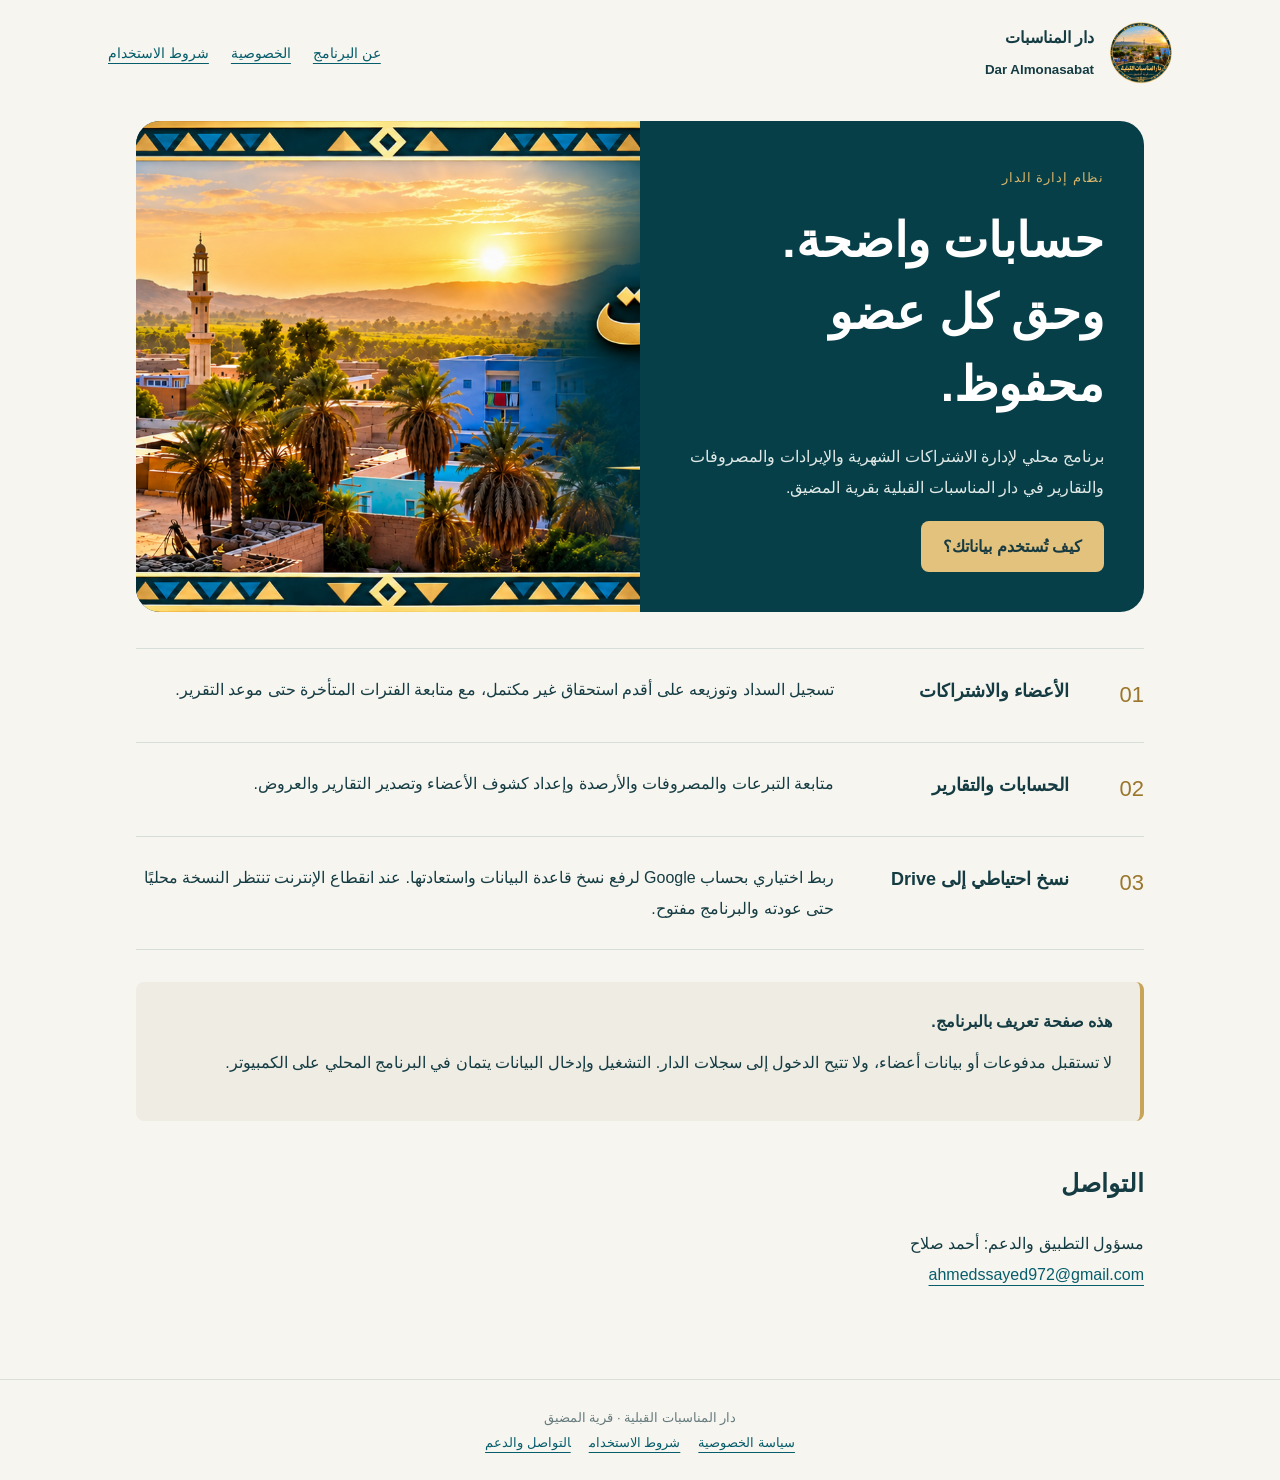
<file: index.html>
<!doctype html><html lang="ar" dir="rtl"><head><meta charset="utf-8"><meta name="viewport" content="width=device-width,initial-scale=1"><meta name="description" content="التعريف ببرنامج دار المناسبات وسياسة استخدام Google Drive للنسخ الاحتياطي"><title>دار المناسبات — عن البرنامج | Dar Almonasabat</title><link rel="icon" href="/logo.png"><link rel="stylesheet" href="/style.css"></head><body><header><img src="/logo.png" alt="شعار دار المناسبات القبلية"><strong>دار المناسبات<br><small>Dar Almonasabat</small></strong><nav aria-label="القائمة الرئيسية"><a href="/">عن البرنامج</a><a href="/privacy.html">الخصوصية</a><a href="/terms.html">شروط الاستخدام</a></nav></header><main><section class="hero"><div><span class="eyebrow">نظام إدارة الدار</span><h1>حسابات واضحة.<br>وحق كل عضو محفوظ.</h1><p>برنامج محلي لإدارة الاشتراكات الشهرية والإيرادات والمصروفات والتقارير في دار المناسبات القبلية بقرية المضيق.</p><a class="button" href="/privacy.html">كيف تُستخدم بياناتك؟</a></div><img src="/cover.png" alt="الغلاف الأصلي لدار المناسبات القبلية بقرية المضيق"></section><section aria-label="وظائف البرنامج" class="rows"><div class="row"><span class="num">01</span><h3>الأعضاء والاشتراكات</h3><p>تسجيل السداد وتوزيعه على أقدم استحقاق غير مكتمل، مع متابعة الفترات المتأخرة حتى موعد التقرير.</p></div><div class="row"><span class="num">02</span><h3>الحسابات والتقارير</h3><p>متابعة التبرعات والمصروفات والأرصدة وإعداد كشوف الأعضاء وتصدير التقارير والعروض.</p></div><div class="row"><span class="num">03</span><h3>نسخ احتياطي إلى Drive</h3><p>ربط اختياري بحساب Google لرفع نسخ قاعدة البيانات واستعادتها. عند انقطاع الإنترنت تنتظر النسخة محليًا حتى عودته والبرنامج مفتوح.</p></div></section><aside class="callout"><strong>هذه صفحة تعريف بالبرنامج.</strong><p>لا تستقبل مدفوعات أو بيانات أعضاء، ولا تتيح الدخول إلى سجلات الدار. التشغيل وإدخال البيانات يتمان في البرنامج المحلي على الكمبيوتر.</p></aside><h2>التواصل</h2><p>مسؤول التطبيق والدعم: أحمد صلاح<br><a href="mailto:ahmedssayed972@gmail.com" dir="ltr">ahmedssayed972@gmail.com</a></p></main><footer>دار المناسبات القبلية · قرية المضيق<br><a href="/privacy.html">سياسة الخصوصية</a><a href="/terms.html">شروط الاستخدام</a><a href="mailto:ahmedssayed972@gmail.com">التواصل والدعم</a></footer></body></html>
</file>
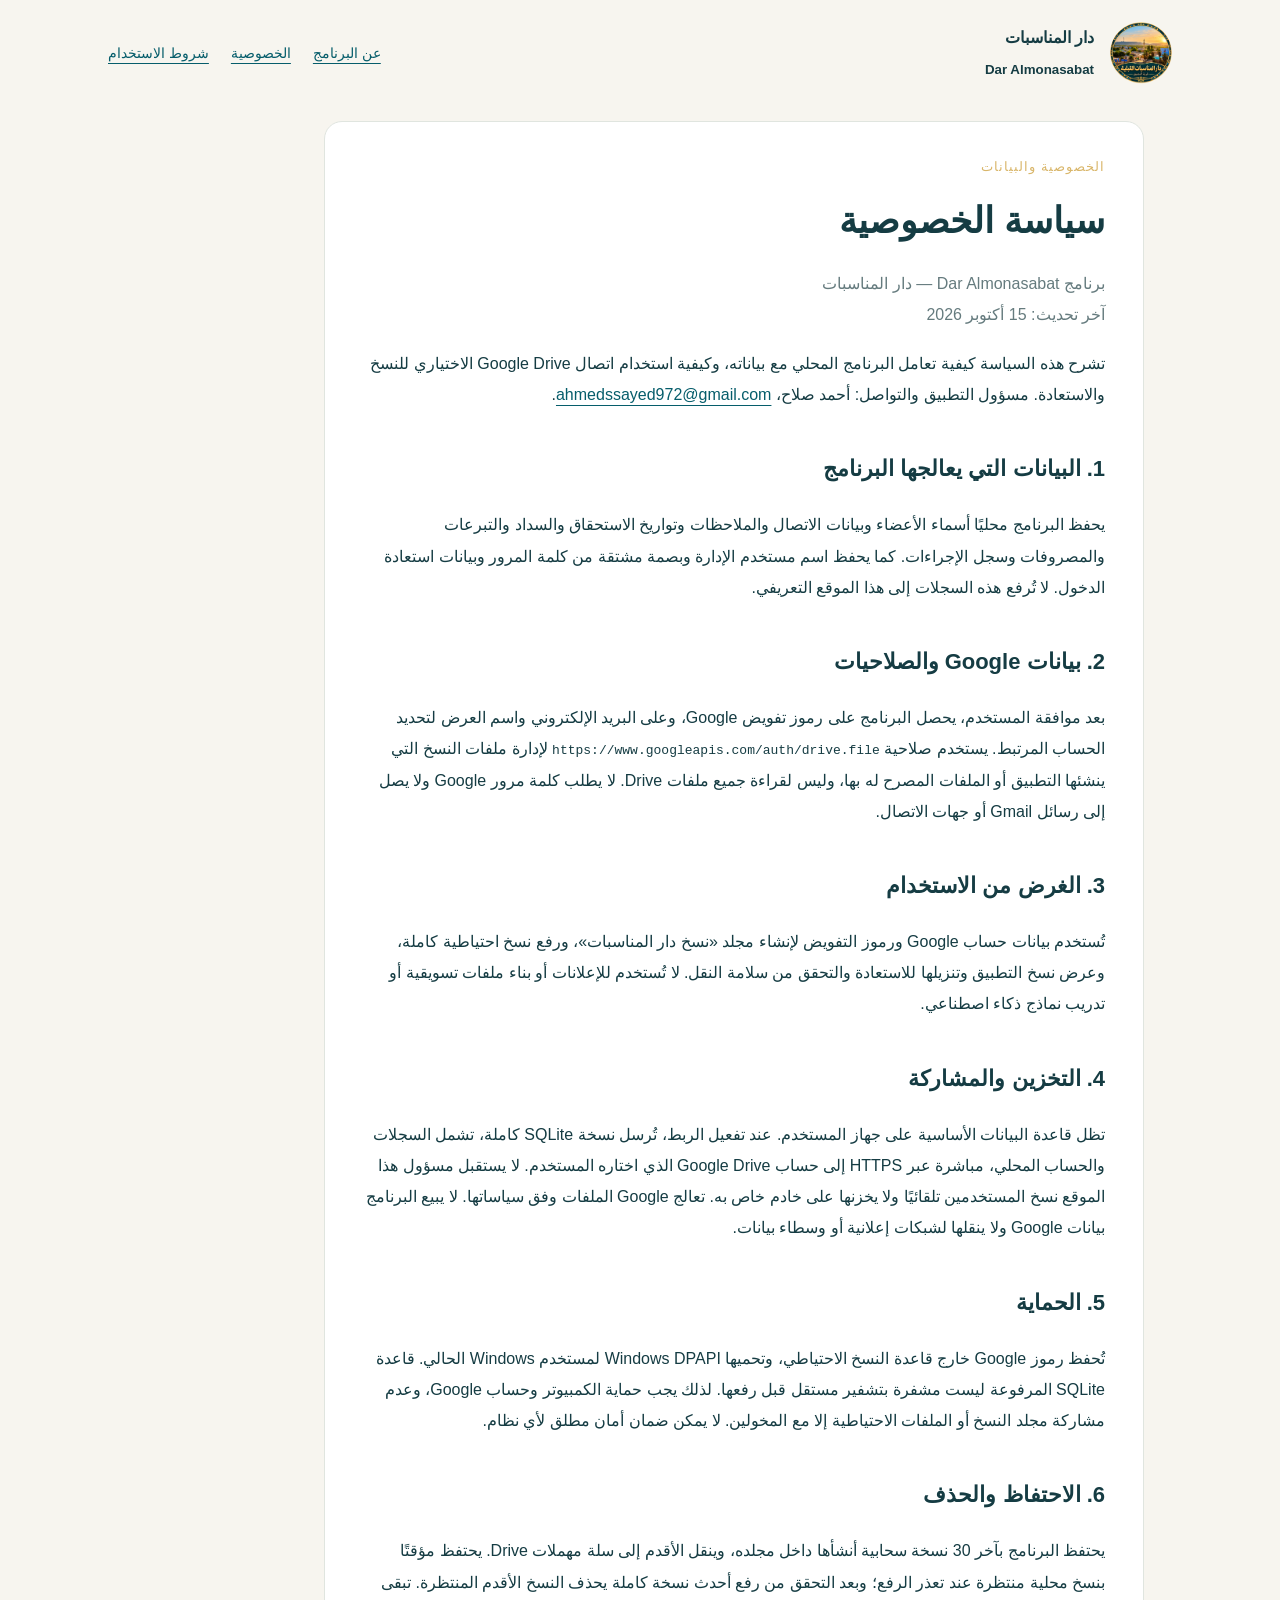
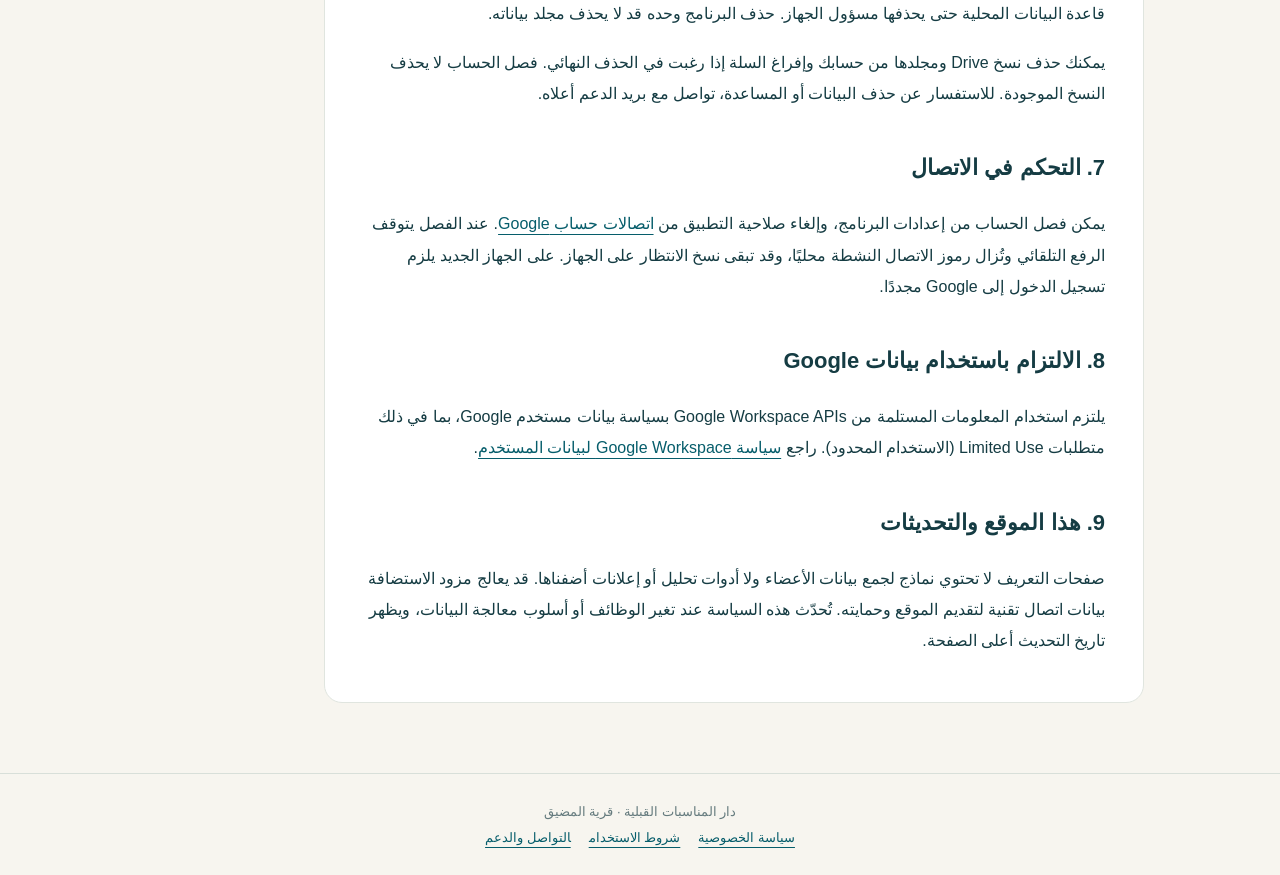
<file: privacy.html>
<!doctype html><html lang="ar" dir="rtl"><head><meta charset="utf-8"><meta name="viewport" content="width=device-width,initial-scale=1"><meta name="description" content="التعريف ببرنامج دار المناسبات وسياسة استخدام Google Drive للنسخ الاحتياطي"><title>سياسة الخصوصية | Dar Almonasabat</title><link rel="icon" href="/logo.png"><link rel="stylesheet" href="/style.css"></head><body><header><img src="/logo.png" alt="شعار دار المناسبات القبلية"><strong>دار المناسبات<br><small>Dar Almonasabat</small></strong><nav aria-label="القائمة الرئيسية"><a href="/">عن البرنامج</a><a href="/privacy.html">الخصوصية</a><a href="/terms.html">شروط الاستخدام</a></nav></header><main><article class="legal"><span class="eyebrow">الخصوصية والبيانات</span><h1>سياسة الخصوصية</h1><p class="muted">برنامج Dar Almonasabat — دار المناسبات<br>آخر تحديث: 15 أكتوبر 2026</p><p>تشرح هذه السياسة كيفية تعامل البرنامج المحلي مع بياناته، وكيفية استخدام اتصال Google Drive الاختياري للنسخ والاستعادة. مسؤول التطبيق والتواصل: أحمد صلاح، <a href="mailto:ahmedssayed972@gmail.com">ahmedssayed972@gmail.com</a>.</p><h2>1. البيانات التي يعالجها البرنامج</h2><p>يحفظ البرنامج محليًا أسماء الأعضاء وبيانات الاتصال والملاحظات وتواريخ الاستحقاق والسداد والتبرعات والمصروفات وسجل الإجراءات. كما يحفظ اسم مستخدم الإدارة وبصمة مشتقة من كلمة المرور وبيانات استعادة الدخول. لا تُرفع هذه السجلات إلى هذا الموقع التعريفي.</p><h2>2. بيانات Google والصلاحيات</h2><p>بعد موافقة المستخدم، يحصل البرنامج على رموز تفويض Google، وعلى البريد الإلكتروني واسم العرض لتحديد الحساب المرتبط. يستخدم صلاحية <code dir="ltr">https://www.googleapis.com/auth/drive.file</code> لإدارة ملفات النسخ التي ينشئها التطبيق أو الملفات المصرح له بها، وليس لقراءة جميع ملفات Drive. لا يطلب كلمة مرور Google ولا يصل إلى رسائل Gmail أو جهات الاتصال.</p><h2>3. الغرض من الاستخدام</h2><p>تُستخدم بيانات حساب Google ورموز التفويض لإنشاء مجلد «نسخ دار المناسبات»، ورفع نسخ احتياطية كاملة، وعرض نسخ التطبيق وتنزيلها للاستعادة والتحقق من سلامة النقل. لا تُستخدم للإعلانات أو بناء ملفات تسويقية أو تدريب نماذج ذكاء اصطناعي.</p><h2>4. التخزين والمشاركة</h2><p>تظل قاعدة البيانات الأساسية على جهاز المستخدم. عند تفعيل الربط، تُرسل نسخة SQLite كاملة، تشمل السجلات والحساب المحلي، مباشرة عبر HTTPS إلى حساب Google Drive الذي اختاره المستخدم. لا يستقبل مسؤول هذا الموقع نسخ المستخدمين تلقائيًا ولا يخزنها على خادم خاص به. تعالج Google الملفات وفق سياساتها. لا يبيع البرنامج بيانات Google ولا ينقلها لشبكات إعلانية أو وسطاء بيانات.</p><h2>5. الحماية</h2><p>تُحفظ رموز Google خارج قاعدة النسخ الاحتياطي، وتحميها Windows DPAPI لمستخدم Windows الحالي. قاعدة SQLite المرفوعة ليست مشفرة بتشفير مستقل قبل رفعها. لذلك يجب حماية الكمبيوتر وحساب Google، وعدم مشاركة مجلد النسخ أو الملفات الاحتياطية إلا مع المخولين. لا يمكن ضمان أمان مطلق لأي نظام.</p><h2>6. الاحتفاظ والحذف</h2><p>يحتفظ البرنامج بآخر 30 نسخة سحابية أنشأها داخل مجلده، وينقل الأقدم إلى سلة مهملات Drive. يحتفظ مؤقتًا بنسخ محلية منتظرة عند تعذر الرفع؛ وبعد التحقق من رفع أحدث نسخة كاملة يحذف النسخ الأقدم المنتظرة. تبقى قاعدة البيانات المحلية حتى يحذفها مسؤول الجهاز. حذف البرنامج وحده قد لا يحذف مجلد بياناته.</p><p>يمكنك حذف نسخ Drive ومجلدها من حسابك وإفراغ السلة إذا رغبت في الحذف النهائي. فصل الحساب لا يحذف النسخ الموجودة. للاستفسار عن حذف البيانات أو المساعدة، تواصل مع بريد الدعم أعلاه.</p><h2>7. التحكم في الاتصال</h2><p>يمكن فصل الحساب من إعدادات البرنامج، وإلغاء صلاحية التطبيق من <a href="https://myaccount.google.com/connections" rel="noopener noreferrer">اتصالات حساب Google</a>. عند الفصل يتوقف الرفع التلقائي وتُزال رموز الاتصال النشطة محليًا، وقد تبقى نسخ الانتظار على الجهاز. على الجهاز الجديد يلزم تسجيل الدخول إلى Google مجددًا.</p><h2>8. الالتزام باستخدام بيانات Google</h2><p>يلتزم استخدام المعلومات المستلمة من Google Workspace APIs بسياسة بيانات مستخدم Google، بما في ذلك متطلبات Limited Use (الاستخدام المحدود). راجع <a href="https://developers.google.com/workspace/workspace-api-user-data-developer-policy">سياسة Google Workspace لبيانات المستخدم</a>.</p><h2>9. هذا الموقع والتحديثات</h2><p>صفحات التعريف لا تحتوي نماذج لجمع بيانات الأعضاء ولا أدوات تحليل أو إعلانات أضفناها. قد يعالج مزود الاستضافة بيانات اتصال تقنية لتقديم الموقع وحمايته. تُحدّث هذه السياسة عند تغير الوظائف أو أسلوب معالجة البيانات، ويظهر تاريخ التحديث أعلى الصفحة.</p></article></main><footer>دار المناسبات القبلية · قرية المضيق<br><a href="/privacy.html">سياسة الخصوصية</a><a href="/terms.html">شروط الاستخدام</a><a href="mailto:ahmedssayed972@gmail.com">التواصل والدعم</a></footer></body></html>
</file>
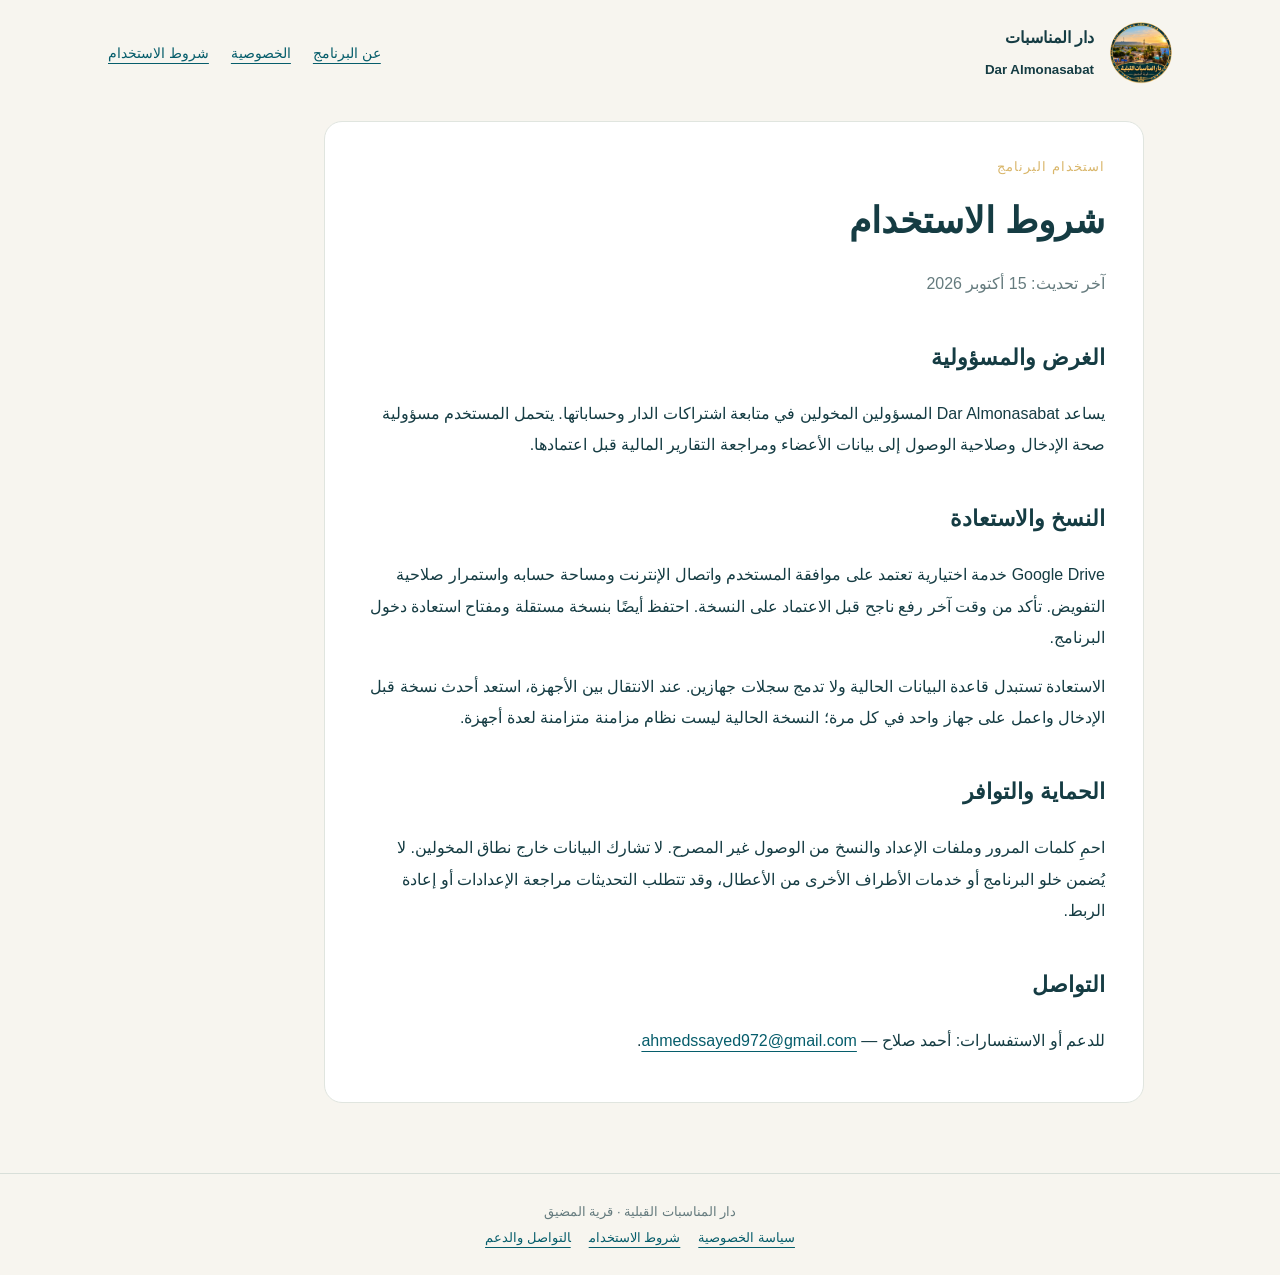
<file: terms.html>
<!doctype html><html lang="ar" dir="rtl"><head><meta charset="utf-8"><meta name="viewport" content="width=device-width,initial-scale=1"><meta name="description" content="التعريف ببرنامج دار المناسبات وسياسة استخدام Google Drive للنسخ الاحتياطي"><title>شروط الاستخدام | Dar Almonasabat</title><link rel="icon" href="/logo.png"><link rel="stylesheet" href="/style.css"></head><body><header><img src="/logo.png" alt="شعار دار المناسبات القبلية"><strong>دار المناسبات<br><small>Dar Almonasabat</small></strong><nav aria-label="القائمة الرئيسية"><a href="/">عن البرنامج</a><a href="/privacy.html">الخصوصية</a><a href="/terms.html">شروط الاستخدام</a></nav></header><main><article class="legal"><span class="eyebrow">استخدام البرنامج</span><h1>شروط الاستخدام</h1><p class="muted">آخر تحديث: 15 أكتوبر 2026</p><h2>الغرض والمسؤولية</h2><p>يساعد Dar Almonasabat المسؤولين المخولين في متابعة اشتراكات الدار وحساباتها. يتحمل المستخدم مسؤولية صحة الإدخال وصلاحية الوصول إلى بيانات الأعضاء ومراجعة التقارير المالية قبل اعتمادها.</p><h2>النسخ والاستعادة</h2><p>Google Drive خدمة اختيارية تعتمد على موافقة المستخدم واتصال الإنترنت ومساحة حسابه واستمرار صلاحية التفويض. تأكد من وقت آخر رفع ناجح قبل الاعتماد على النسخة. احتفظ أيضًا بنسخة مستقلة ومفتاح استعادة دخول البرنامج.</p><p>الاستعادة تستبدل قاعدة البيانات الحالية ولا تدمج سجلات جهازين. عند الانتقال بين الأجهزة، استعد أحدث نسخة قبل الإدخال واعمل على جهاز واحد في كل مرة؛ النسخة الحالية ليست نظام مزامنة متزامنة لعدة أجهزة.</p><h2>الحماية والتوافر</h2><p>احمِ كلمات المرور وملفات الإعداد والنسخ من الوصول غير المصرح. لا تشارك البيانات خارج نطاق المخولين. لا يُضمن خلو البرنامج أو خدمات الأطراف الأخرى من الأعطال، وقد تتطلب التحديثات مراجعة الإعدادات أو إعادة الربط.</p><h2>التواصل</h2><p>للدعم أو الاستفسارات: أحمد صلاح — <a href="mailto:ahmedssayed972@gmail.com">ahmedssayed972@gmail.com</a>.</p></article></main><footer>دار المناسبات القبلية · قرية المضيق<br><a href="/privacy.html">سياسة الخصوصية</a><a href="/terms.html">شروط الاستخدام</a><a href="mailto:ahmedssayed972@gmail.com">التواصل والدعم</a></footer></body></html>
</file>
<file: style.css>
*{box-sizing:border-box}body{margin:0;background:#f7f5ef;color:#153c43;font-family:Tahoma,Arial,sans-serif;line-height:1.95}a{color:#065d6b;text-underline-offset:5px}header{max-width:1120px;margin:auto;padding:22px 28px;display:flex;align-items:center;gap:16px}header img{width:62px;height:62px;border-radius:50%}nav{margin-inline-start:auto;display:flex;gap:22px;flex-wrap:wrap;font-size:14px}main{max-width:1064px;margin:auto;padding:15px 28px 70px}.hero{background:#073f49;border-radius:24px;overflow:hidden;color:#fff;display:grid;grid-template-columns:1fr 1fr}.hero img{width:100%;height:100%;object-fit:cover}.hero div{padding:40px}.eyebrow{color:#d9b66a;font-size:13px;letter-spacing:1px}h1{font-size:clamp(30px,5vw,48px);line-height:1.5;margin:12px 0 20px}h2{font-size:25px;margin-top:38px}h3{font-size:18px}p{margin:10px 0 18px}.muted{color:#657b7e}.hero p{color:#e0e9e6}.button{display:inline-block;background:#e3c27d;color:#183b42;padding:10px 22px;border-radius:8px;text-decoration:none;font-weight:bold}.rows{margin-top:36px;border-top:1px solid #d6deda}.row{display:grid;grid-template-columns:60px 220px 1fr;gap:15px;border-bottom:1px solid #d6deda;padding:25px 0}.num{color:#9b772d;font-size:22px}.row h3,.row p{margin:0}.callout{margin-top:32px;padding:24px 28px;border-right:4px solid #c8a459;background:#eeece3;border-radius:8px}.legal{max-width:820px;background:white;border:1px solid #e0e5df;border-radius:18px;padding:28px 38px}.legal h1{font-size:36px}.legal h2{font-size:22px}.legal ul{padding-inline-start:24px}footer{border-top:1px solid #d8dfd9;padding:25px;text-align:center;color:#657b7e;font-size:13px}footer a{margin:0 9px}a:focus-visible{outline:3px solid #b48429;outline-offset:4px}@media(max-width:760px){header{flex-wrap:wrap;padding:15px 20px}nav{width:100%;margin:0;gap:18px}.hero{grid-template-columns:1fr}.hero img{max-height:270px}.hero div{padding:28px}.row{grid-template-columns:35px 1fr}.row p{grid-column:2}.legal{padding:20px}main{padding:10px 18px 45px}}
</file>
